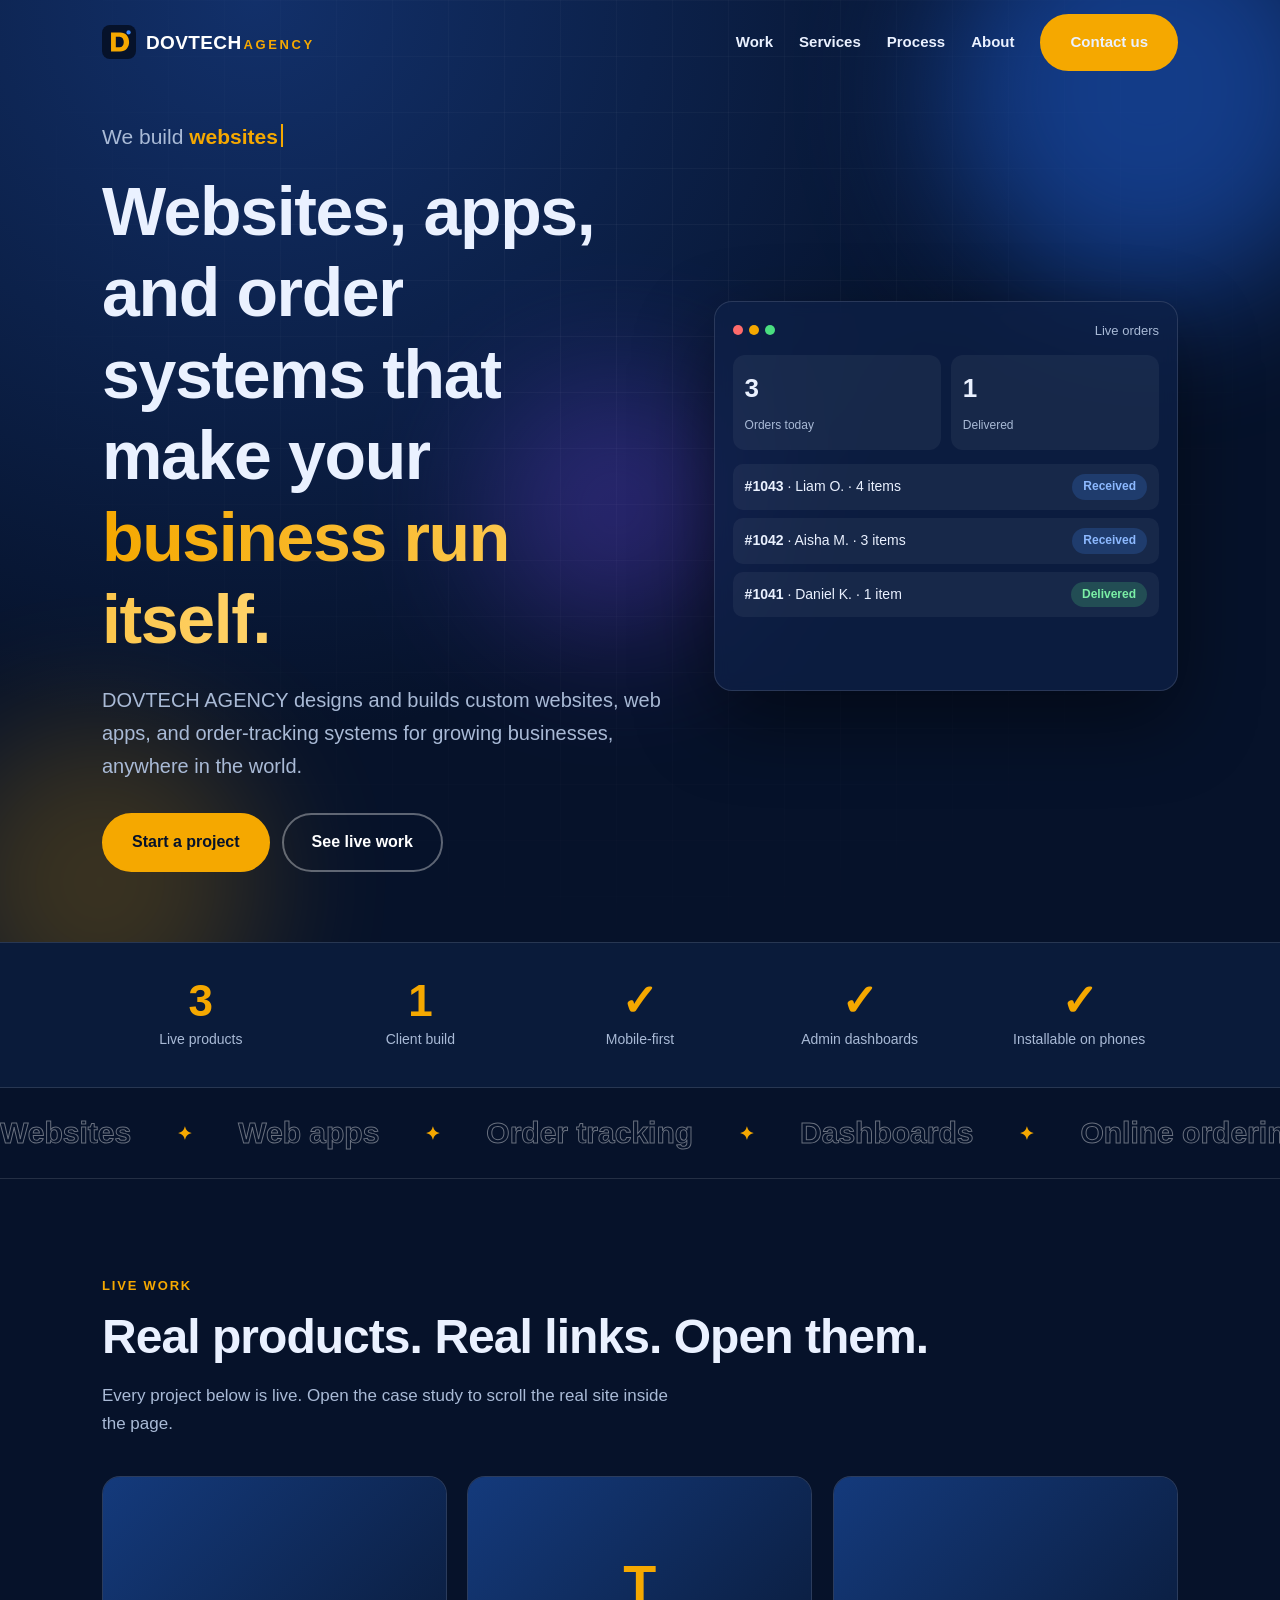
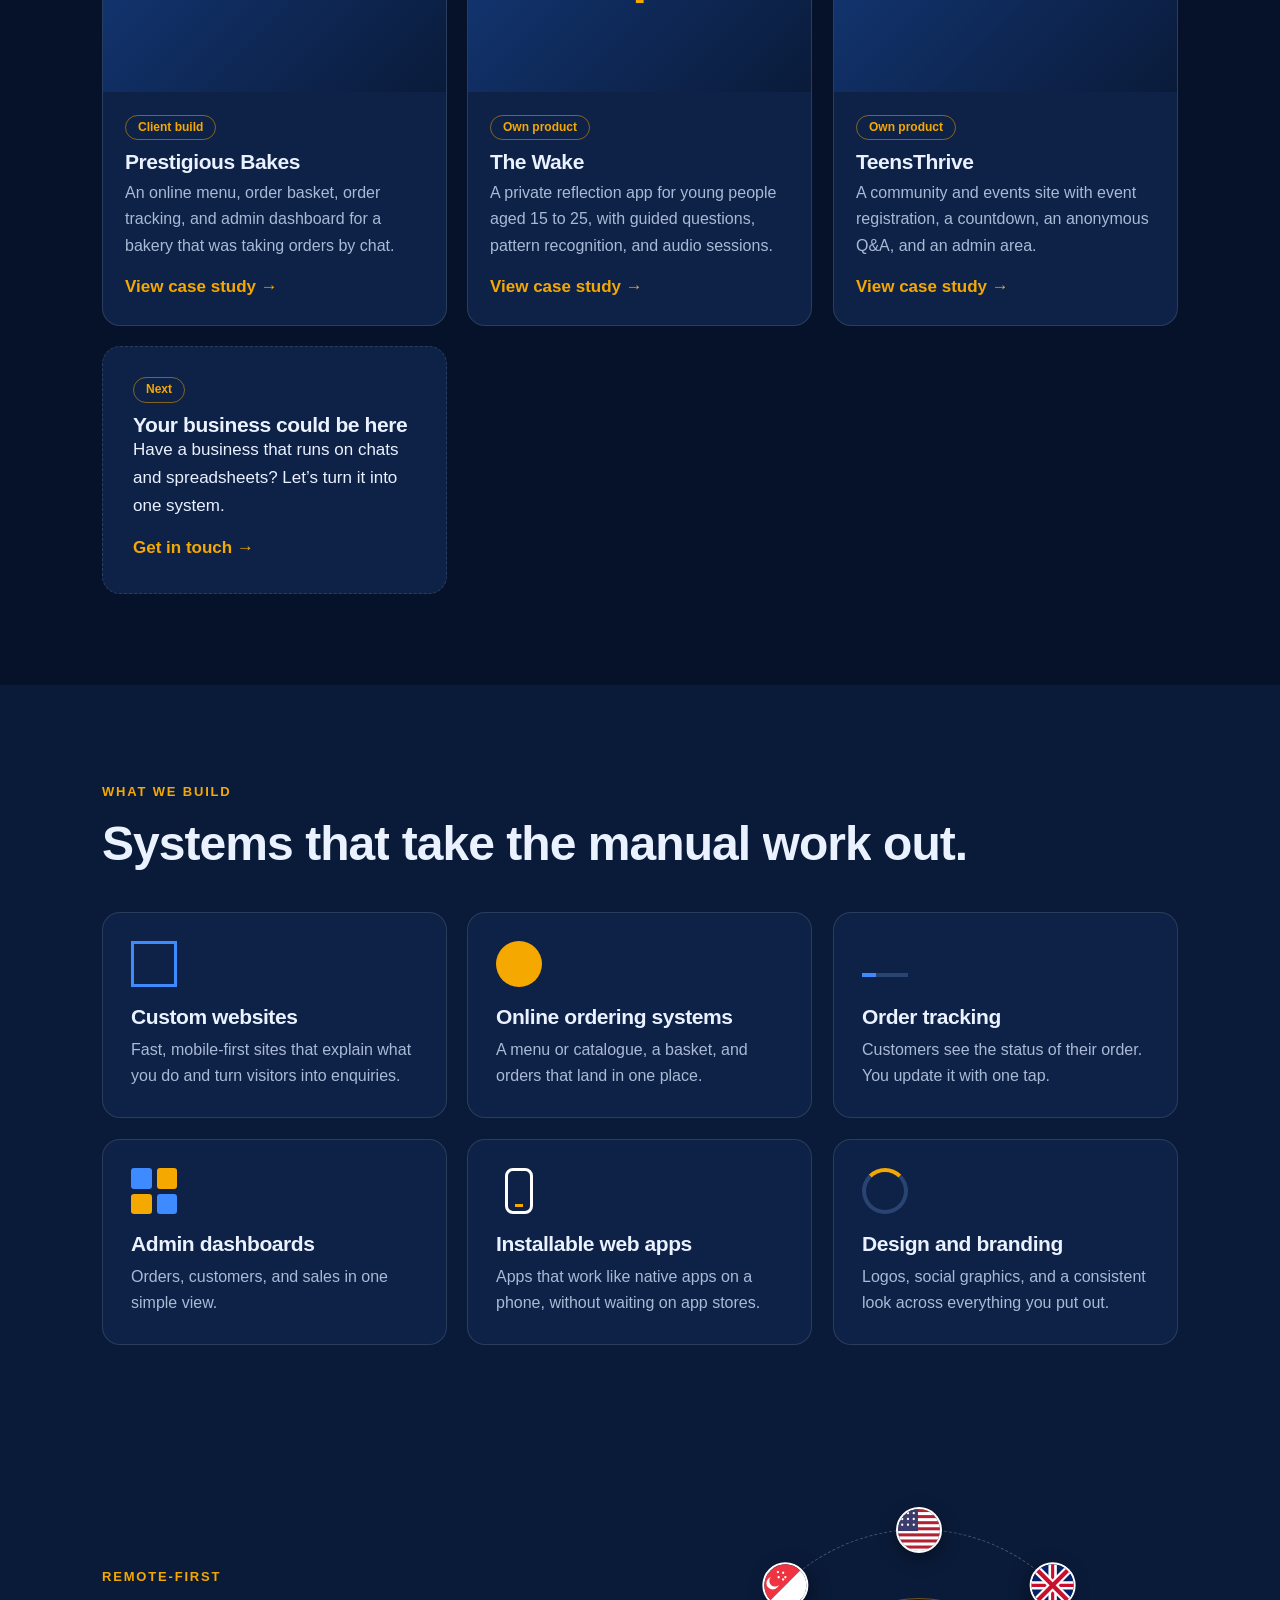
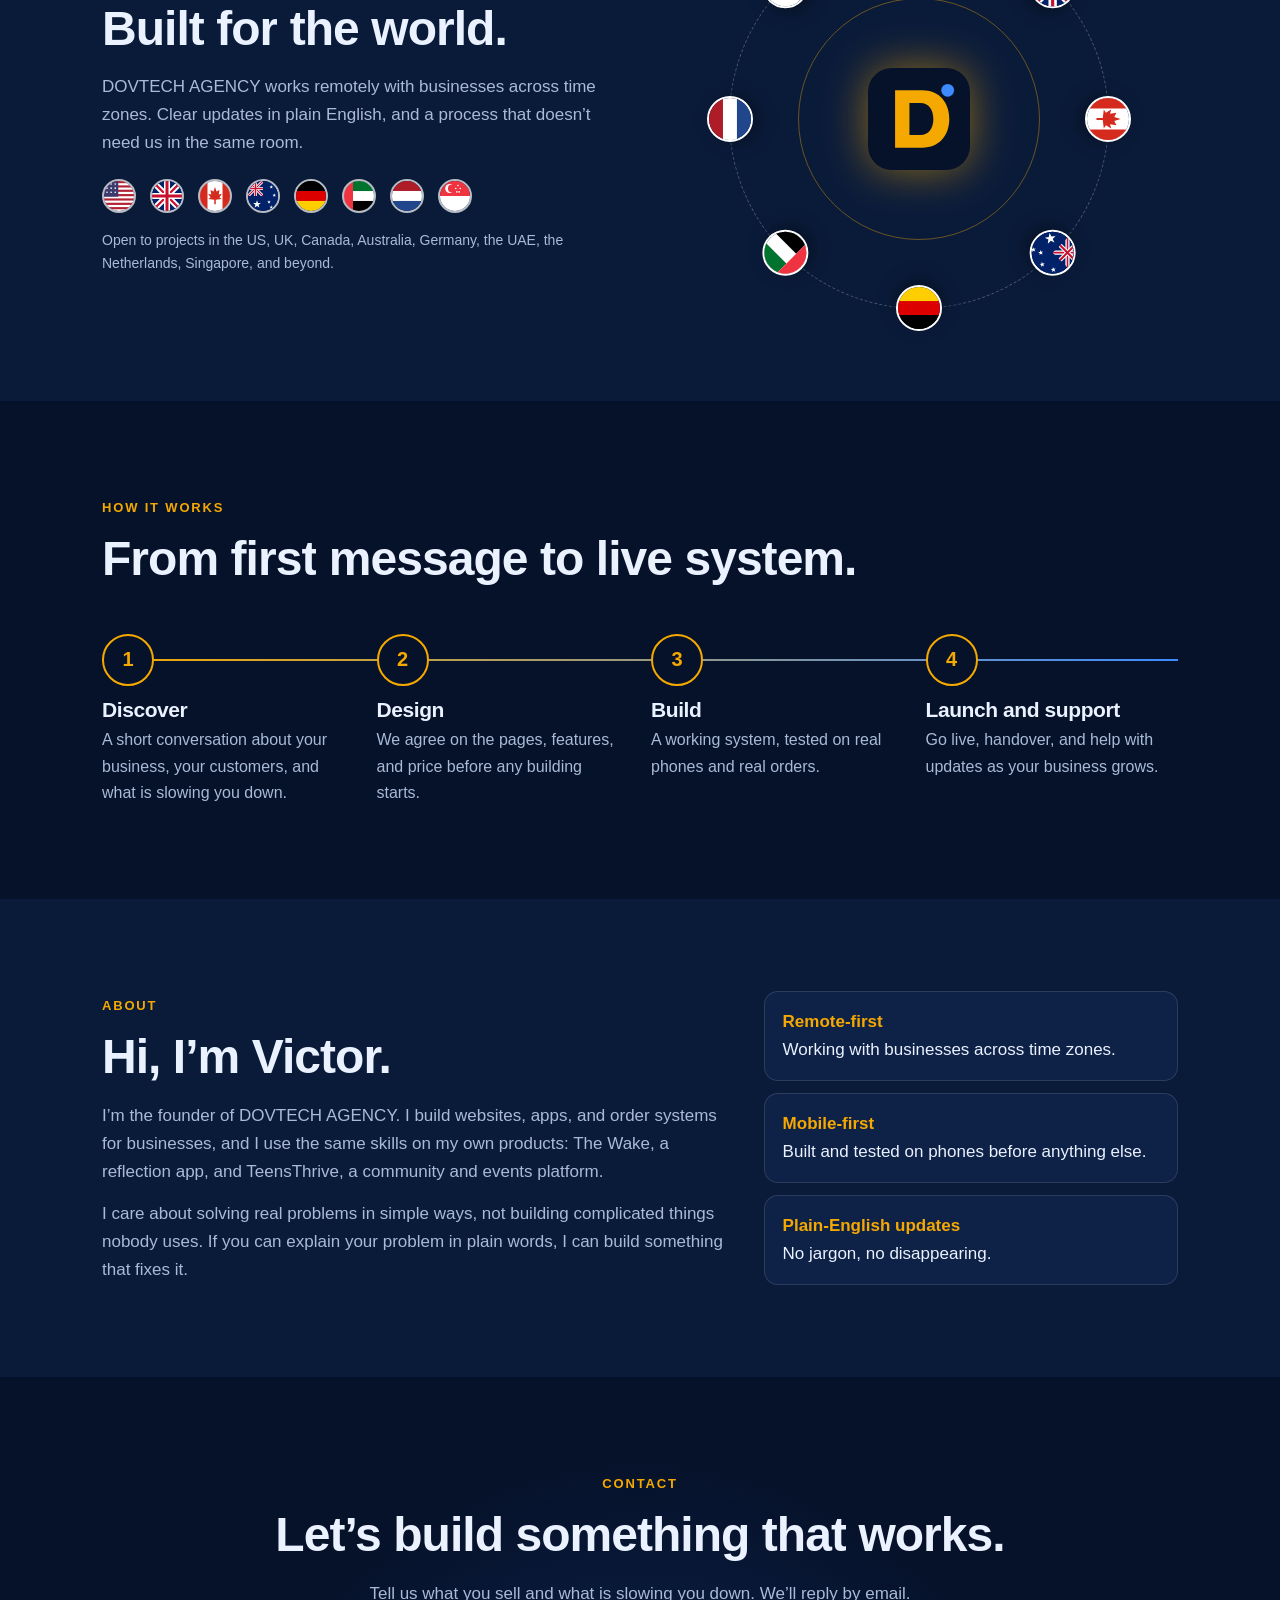
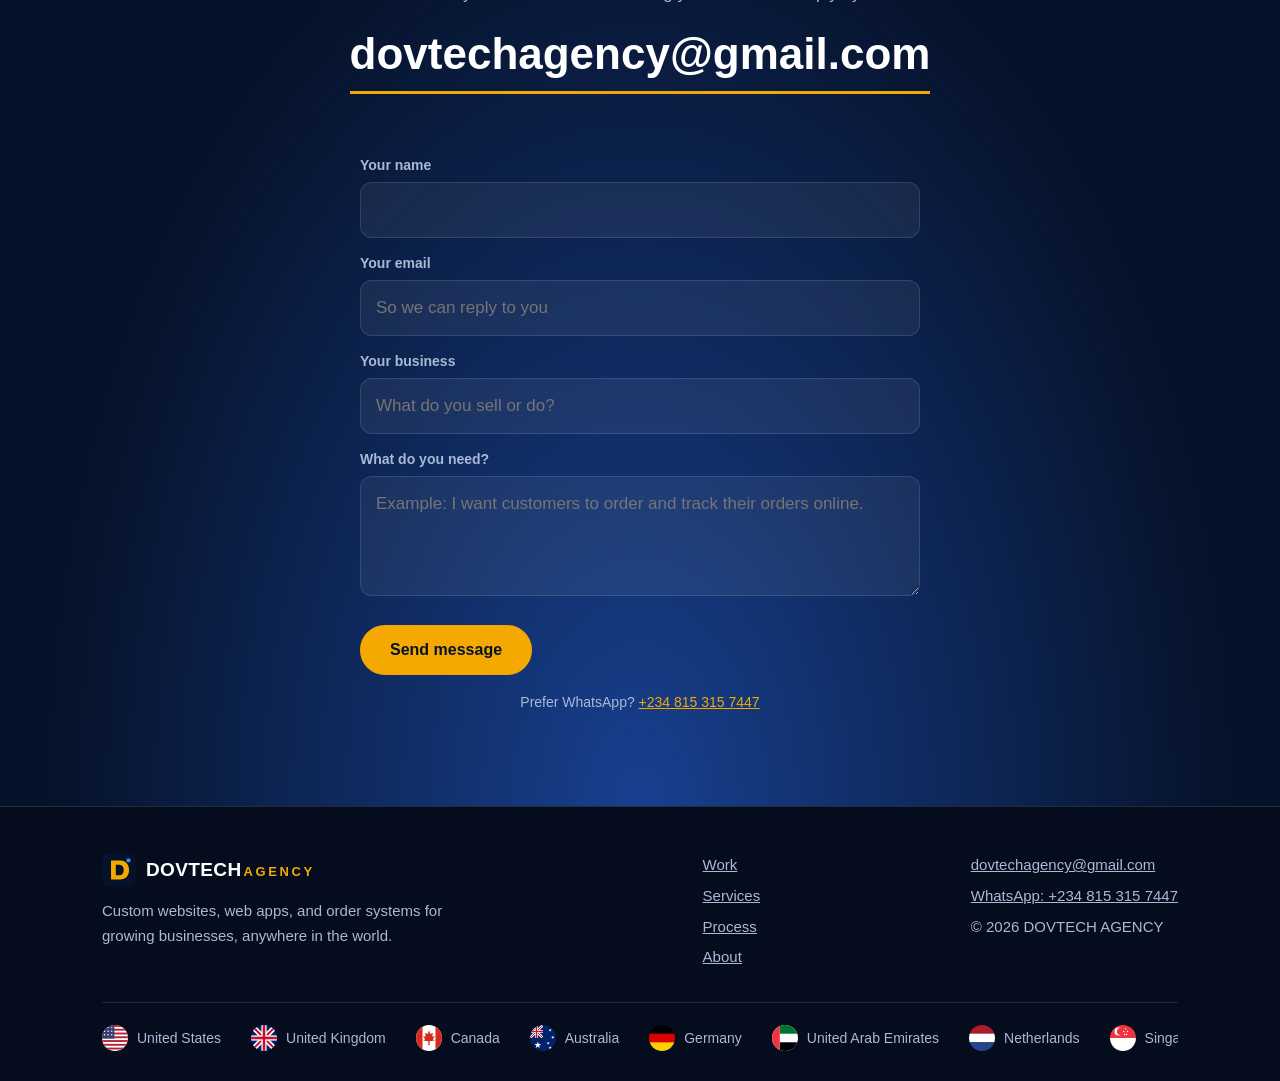
<file: index.html>
<!DOCTYPE html>
<html lang="en">
<head>
<meta charset="utf-8">
<meta name="viewport" content="width=device-width, initial-scale=1">
<title>DOVTECH AGENCY | Custom Websites, Web Apps & Order Systems</title>
<meta name="description" content="DOVTECH AGENCY designs and builds custom websites, web apps, and order-tracking systems for growing businesses anywhere in the world. See live work and get in touch.">
<meta name="theme-color" content="#06122A">
<meta name="google-site-verification" content="a5wgyyHtYnLs37bjp0iJgOazfH3MUOLBZ3CkOqVMzBY" />
<meta name="robots" content="index, follow, max-image-preview:large">
<link rel="canonical" href="https://dovtech.vercel.app/">
<link rel="icon" href="favicon.svg" type="image/svg+xml">
<link rel="icon" href="favicon.ico" sizes="any">
<link rel="apple-touch-icon" href="apple-touch-icon.png">
<link rel="manifest" href="site.webmanifest">
<meta property="og:type" content="website">
<meta property="og:site_name" content="DOVTECH AGENCY">
<meta property="og:title" content="DOVTECH AGENCY | Custom Websites, Web Apps & Order Systems">
<meta property="og:description" content="DOVTECH AGENCY designs and builds custom websites, web apps, and order-tracking systems for growing businesses anywhere in the world. See live work and get in touch.">
<meta property="og:url" content="https://dovtech.vercel.app/">
<meta property="og:image" content="https://dovtech.vercel.app/og-image.png">
<meta name="twitter:card" content="summary_large_image">
<meta name="twitter:title" content="DOVTECH AGENCY | Custom Websites, Web Apps & Order Systems">
<meta name="twitter:description" content="DOVTECH AGENCY designs and builds custom websites, web apps, and order-tracking systems for growing businesses anywhere in the world. See live work and get in touch.">
<meta name="twitter:image" content="https://dovtech.vercel.app/og-image.png">
<link rel="stylesheet" href="css/style.css">
<script type="application/ld+json">{"@context":"https://schema.org","@type":"ProfessionalService","name":"DOVTECH AGENCY","url":"https://dovtech.vercel.app/","logo":"https://dovtech.vercel.app/icon-512.png","image":"https://dovtech.vercel.app/og-image.png","email":"dovtechagency@gmail.com","description":"DOVTECH AGENCY designs and builds custom websites, web apps, and order-tracking systems for growing businesses worldwide.","founder":{"@type":"Person","name":"Victor Olubodun"},"areaServed":"Worldwide","serviceType":["Custom website design","Web application development","Online ordering systems","Order tracking systems","Admin dashboards"]}</script>
</head>
<body>
<div id="bar"></div><div id="glow"></div>
<header><div class="wrap"><nav aria-label="Main">
<a class="logo" href="./" aria-label="DOVTECH AGENCY home"><img src="favicon.svg" alt="" width="34" height="34"><span>DOVTECH<small>AGENCY</small></span></a>
<button class="burger" aria-label="Menu" aria-expanded="false"><i></i><i></i><i></i></button>
<div class="links"><a href="index.html#work">Work</a><a href="index.html#services">Services</a><a href="index.html#process">Process</a><a href="index.html#about">About</a><a class="btn" href="index.html#contact">Contact us</a></div>
</nav></div></header>

<main>
<section class="hero" id="top"><span class="blob b1"></span><span class="blob b2"></span><span class="blob b3"></span>
<div class="wrap heroGrid">
<div>
<p class="typed">We build <b id="typed">websites</b><i></i></p>
<h1 data-split>Websites, apps, and order systems that make your <em>business run itself.</em></h1>
<p class="sub">DOVTECH AGENCY designs and builds custom websites, web apps, and order-tracking systems for growing businesses, anywhere in the world.</p>
<div class="cta-row"><a class="btn" href="#contact">Start a project</a><a class="btn ghost" href="#work">See live work</a></div>
</div>
<div class="dash" aria-label="Example of an order dashboard">
<div class="top"><span class="dots"><i></i><i></i><i></i></span><span>Live orders</span></div>
<div class="stats"><div class="stat"><b id="sOrders">0</b><span>Orders today</span></div><div class="stat"><b id="sDone">0</b><span>Delivered</span></div></div>
<div class="rows" id="rows"></div>
</div>
</div>
</section>

<div class="proof"><div class="wrap pgrid">
<div><b data-count="3">0</b><span>Live products</span></div>
<div><b data-count="1">0</b><span>Client build</span></div>
<div><b>✓</b><span>Mobile-first</span></div>
<div><b>✓</b><span>Admin dashboards</span></div>
<div><b>✓</b><span>Installable on phones</span></div>
</div></div>
<div class="ticker" aria-hidden="true"><div class="track"><span>Websites</span><span>Web apps</span><span>Order tracking</span><span>Dashboards</span><span>Online ordering</span><span>Branding</span><span>Websites</span><span>Web apps</span><span>Order tracking</span><span>Dashboards</span><span>Online ordering</span><span>Branding</span></div></div>

<section id="work"><div class="wrap">
<span class="kick">Live work</span>
<h2 data-split>Real products. Real links. Open them.</h2>
<p class="mut" style="max-width:34em">Every project below is live. Open the case study to scroll the real site inside the page.</p>
<div class="grid"><a class="card rv" href="work/prestigious-bakes.html"><div class="cov"><img src="https://prestigious-bakes.vercel.app/og.jpg" alt="Prestigious Bakes preview" loading="lazy" onerror="this.remove()"></div><div class="cbody"><span class="tag">Client build</span><h3>Prestigious Bakes</h3><p>An online menu, order basket, order tracking, and admin dashboard for a bakery that was taking orders by chat.</p><span class="more">View case study</span></div></a><a class="card rv" href="work/the-wake.html"><div class="cov ph" aria-hidden="true">T</div><div class="cbody"><span class="tag">Own product</span><h3>The Wake</h3><p>A private reflection app for young people aged 15 to 25, with guided questions, pattern recognition, and audio sessions.</p><span class="more">View case study</span></div></a><a class="card rv" href="work/teensthrive.html"><div class="cov"><img src="https://teensthrive.lovable.app/assets/hero-teens-BxR_VJUf.jpg" alt="TeensThrive preview" loading="lazy" onerror="this.remove()"></div><div class="cbody"><span class="tag">Own product</span><h3>TeensThrive</h3><p>A community and events site with event registration, a countdown, an anonymous Q&A, and an admin area.</p><span class="more">View case study</span></div></a><a class="card next rv" href="#contact"><span class="tag">Next</span><h3>Your business could be here</h3><p>Have a business that runs on chats and spreadsheets? Let’s turn it into one system.</p><span class="more">Get in touch</span></a></div>
</div></section>

<section id="services" style="background:var(--bg2)"><div class="wrap">
<span class="kick">What we build</span>
<h2 data-split>Systems that take the manual work out.</h2>
<div class="grid"><div class="card svc rv"><div class="ico i1"></div><h3>Custom websites</h3><p>Fast, mobile-first sites that explain what you do and turn visitors into enquiries.</p></div><div class="card svc rv"><div class="ico i2"></div><h3>Online ordering systems</h3><p>A menu or catalogue, a basket, and orders that land in one place.</p></div><div class="card svc rv"><div class="ico i3"></div><h3>Order tracking</h3><p>Customers see the status of their order. You update it with one tap.</p></div><div class="card svc rv"><div class="ico i4"><i></i><i></i><i></i><i></i></div><h3>Admin dashboards</h3><p>Orders, customers, and sales in one simple view.</p></div><div class="card svc rv"><div class="ico i5"></div><h3>Installable web apps</h3><p>Apps that work like native apps on a phone, without waiting on app stores.</p></div><div class="card svc rv"><div class="ico i6"></div><h3>Design and branding</h3><p>Logos, social graphics, and a consistent look across everything you put out.</p></div></div>
</div></section>

<section class="world" id="world"><div class="wrap wgrid">
<div>
<span class="kick">Remote-first</span>
<h2 data-split>Built for the world.</h2>
<p class="mut">DOVTECH AGENCY works remotely with businesses across time zones. Clear updates in plain English, and a process that doesn’t need us in the same room.</p>
<div class="flags"><img src="images/flags/us.svg" alt="Flag of United States" width="34" height="34" loading="lazy"><img src="images/flags/gb.svg" alt="Flag of United Kingdom" width="34" height="34" loading="lazy"><img src="images/flags/ca.svg" alt="Flag of Canada" width="34" height="34" loading="lazy"><img src="images/flags/au.svg" alt="Flag of Australia" width="34" height="34" loading="lazy"><img src="images/flags/de.svg" alt="Flag of Germany" width="34" height="34" loading="lazy"><img src="images/flags/ae.svg" alt="Flag of United Arab Emirates" width="34" height="34" loading="lazy"><img src="images/flags/nl.svg" alt="Flag of Netherlands" width="34" height="34" loading="lazy"><img src="images/flags/sg.svg" alt="Flag of Singapore" width="34" height="34" loading="lazy"></div>
<p class="small">Open to projects in the US, UK, Canada, Australia, Germany, the UAE, the Netherlands, Singapore, and beyond.</p>
</div>
<div class="orbit" aria-hidden="true"><div class="f" style="--a:0deg"><img src="images/flags/us.svg" alt="Flag of United States" width="40" height="40" loading="lazy"></div><div class="f" style="--a:45deg"><img src="images/flags/gb.svg" alt="Flag of United Kingdom" width="40" height="40" loading="lazy"></div><div class="f" style="--a:90deg"><img src="images/flags/ca.svg" alt="Flag of Canada" width="40" height="40" loading="lazy"></div><div class="f" style="--a:135deg"><img src="images/flags/au.svg" alt="Flag of Australia" width="40" height="40" loading="lazy"></div><div class="f" style="--a:180deg"><img src="images/flags/de.svg" alt="Flag of Germany" width="40" height="40" loading="lazy"></div><div class="f" style="--a:225deg"><img src="images/flags/ae.svg" alt="Flag of United Arab Emirates" width="40" height="40" loading="lazy"></div><div class="f" style="--a:270deg"><img src="images/flags/nl.svg" alt="Flag of Netherlands" width="40" height="40" loading="lazy"></div><div class="f" style="--a:315deg"><img src="images/flags/sg.svg" alt="Flag of Singapore" width="40" height="40" loading="lazy"></div><div class="core"><img src="favicon.svg" alt=""></div></div>
</div></section>

<section id="process"><div class="wrap">
<span class="kick">How it works</span>
<h2 data-split>From first message to live system.</h2>
<div class="steps"><span class="rail"></span>
<div class="step"><span class="n">1</span><h3>Discover</h3><p>A short conversation about your business, your customers, and what is slowing you down.</p></div>
<div class="step"><span class="n">2</span><h3>Design</h3><p>We agree on the pages, features, and price before any building starts.</p></div>
<div class="step"><span class="n">3</span><h3>Build</h3><p>A working system, tested on real phones and real orders.</p></div>
<div class="step"><span class="n">4</span><h3>Launch and support</h3><p>Go live, handover, and help with updates as your business grows.</p></div>
</div>
</div></section>

<section id="about" style="background:var(--bg2)"><div class="wrap about">
<div>
<span class="kick">About</span>
<h2 data-split>Hi, I’m Victor.</h2>
<p class="mut rv">I’m the founder of DOVTECH AGENCY. I build websites, apps, and order systems for businesses, and I use the same skills on my own products: The Wake, a reflection app, and TeensThrive, a community and events platform.</p>
<p class="mut rv" style="margin-top:14px">I care about solving real problems in simple ways, not building complicated things nobody uses. If you can explain your problem in plain words, I can build something that fixes it.</p>
</div>
<div class="facts rv">
<div class="fact"><b>Remote-first</b><br>Working with businesses across time zones.</div>
<div class="fact"><b>Mobile-first</b><br>Built and tested on phones before anything else.</div>
<div class="fact"><b>Plain-English updates</b><br>No jargon, no disappearing.</div>
</div>
</div></section>

<section class="contact" id="contact"><div class="wrap">
<span class="kick">Contact</span>
<h2 data-split>Let’s build something that works.</h2>
<p class="mut">Tell us what you sell and what is slowing you down. We’ll reply by email.</p>
<a class="mail" href="mailto:dovtechagency@gmail.com">dovtechagency@gmail.com</a>
<form id="f"><label for="n">Your name</label><input id="n" required autocomplete="name"><label for="e">Your email</label><input id="e" type="email" required autocomplete="email" placeholder="So we can reply to you"><label for="b">Your business</label><input id="b" placeholder="What do you sell or do?"><label for="m">What do you need?</label><textarea id="m" required placeholder="Example: I want customers to order and track their orders online."></textarea><p style="margin-top:20px"><button class="btn" type="submit">Send message</button></p><input id="h" name="_honey" type="text" tabindex="-1" autocomplete="off" style="position:absolute;left:-9999px" aria-hidden="true"><p id="fs" role="status" style="margin-top:14px;font-weight:600"></p></form>
<p class="small">Prefer WhatsApp? <a href="https://wa.me/2348153157447" target="_blank" rel="noopener">+234 815 315 7447</a></p>
</div></section>
</main>
<footer><div class="wrap">
<div class="fgrid">
<div><a class="logo" href="index.html"><img src="favicon.svg" alt="" width="34" height="34"><span>DOVTECH<small>AGENCY</small></span></a><p style="margin-top:12px;max-width:26em">Custom websites, web apps, and order systems for growing businesses, anywhere in the world.</p></div>
<div class="links2"><a href="index.html#work">Work</a><a href="index.html#services">Services</a><a href="index.html#process">Process</a><a href="index.html#about">About</a></div>
<div class="links2"><a href="mailto:dovtechagency@gmail.com">dovtechagency@gmail.com</a><a href="https://wa.me/2348153157447" target="_blank" rel="noopener">WhatsApp: +234 815 315 7447</a><p>© 2026 DOVTECH AGENCY</p></div>
</div>
<div class="fflags" aria-label="Open to projects worldwide"><div class="ftrack"><span><img src="images/flags/us.svg" alt="" width="26" height="26" loading="lazy">United States</span><span><img src="images/flags/gb.svg" alt="" width="26" height="26" loading="lazy">United Kingdom</span><span><img src="images/flags/ca.svg" alt="" width="26" height="26" loading="lazy">Canada</span><span><img src="images/flags/au.svg" alt="" width="26" height="26" loading="lazy">Australia</span><span><img src="images/flags/de.svg" alt="" width="26" height="26" loading="lazy">Germany</span><span><img src="images/flags/ae.svg" alt="" width="26" height="26" loading="lazy">United Arab Emirates</span><span><img src="images/flags/nl.svg" alt="" width="26" height="26" loading="lazy">Netherlands</span><span><img src="images/flags/sg.svg" alt="" width="26" height="26" loading="lazy">Singapore</span><span><img src="images/flags/us.svg" alt="" width="26" height="26" loading="lazy">United States</span><span><img src="images/flags/gb.svg" alt="" width="26" height="26" loading="lazy">United Kingdom</span><span><img src="images/flags/ca.svg" alt="" width="26" height="26" loading="lazy">Canada</span><span><img src="images/flags/au.svg" alt="" width="26" height="26" loading="lazy">Australia</span><span><img src="images/flags/de.svg" alt="" width="26" height="26" loading="lazy">Germany</span><span><img src="images/flags/ae.svg" alt="" width="26" height="26" loading="lazy">United Arab Emirates</span><span><img src="images/flags/nl.svg" alt="" width="26" height="26" loading="lazy">Netherlands</span><span><img src="images/flags/sg.svg" alt="" width="26" height="26" loading="lazy">Singapore</span></div></div>
</div></footer>
<script src="js/main.js"></script>
</body></html>
</file>
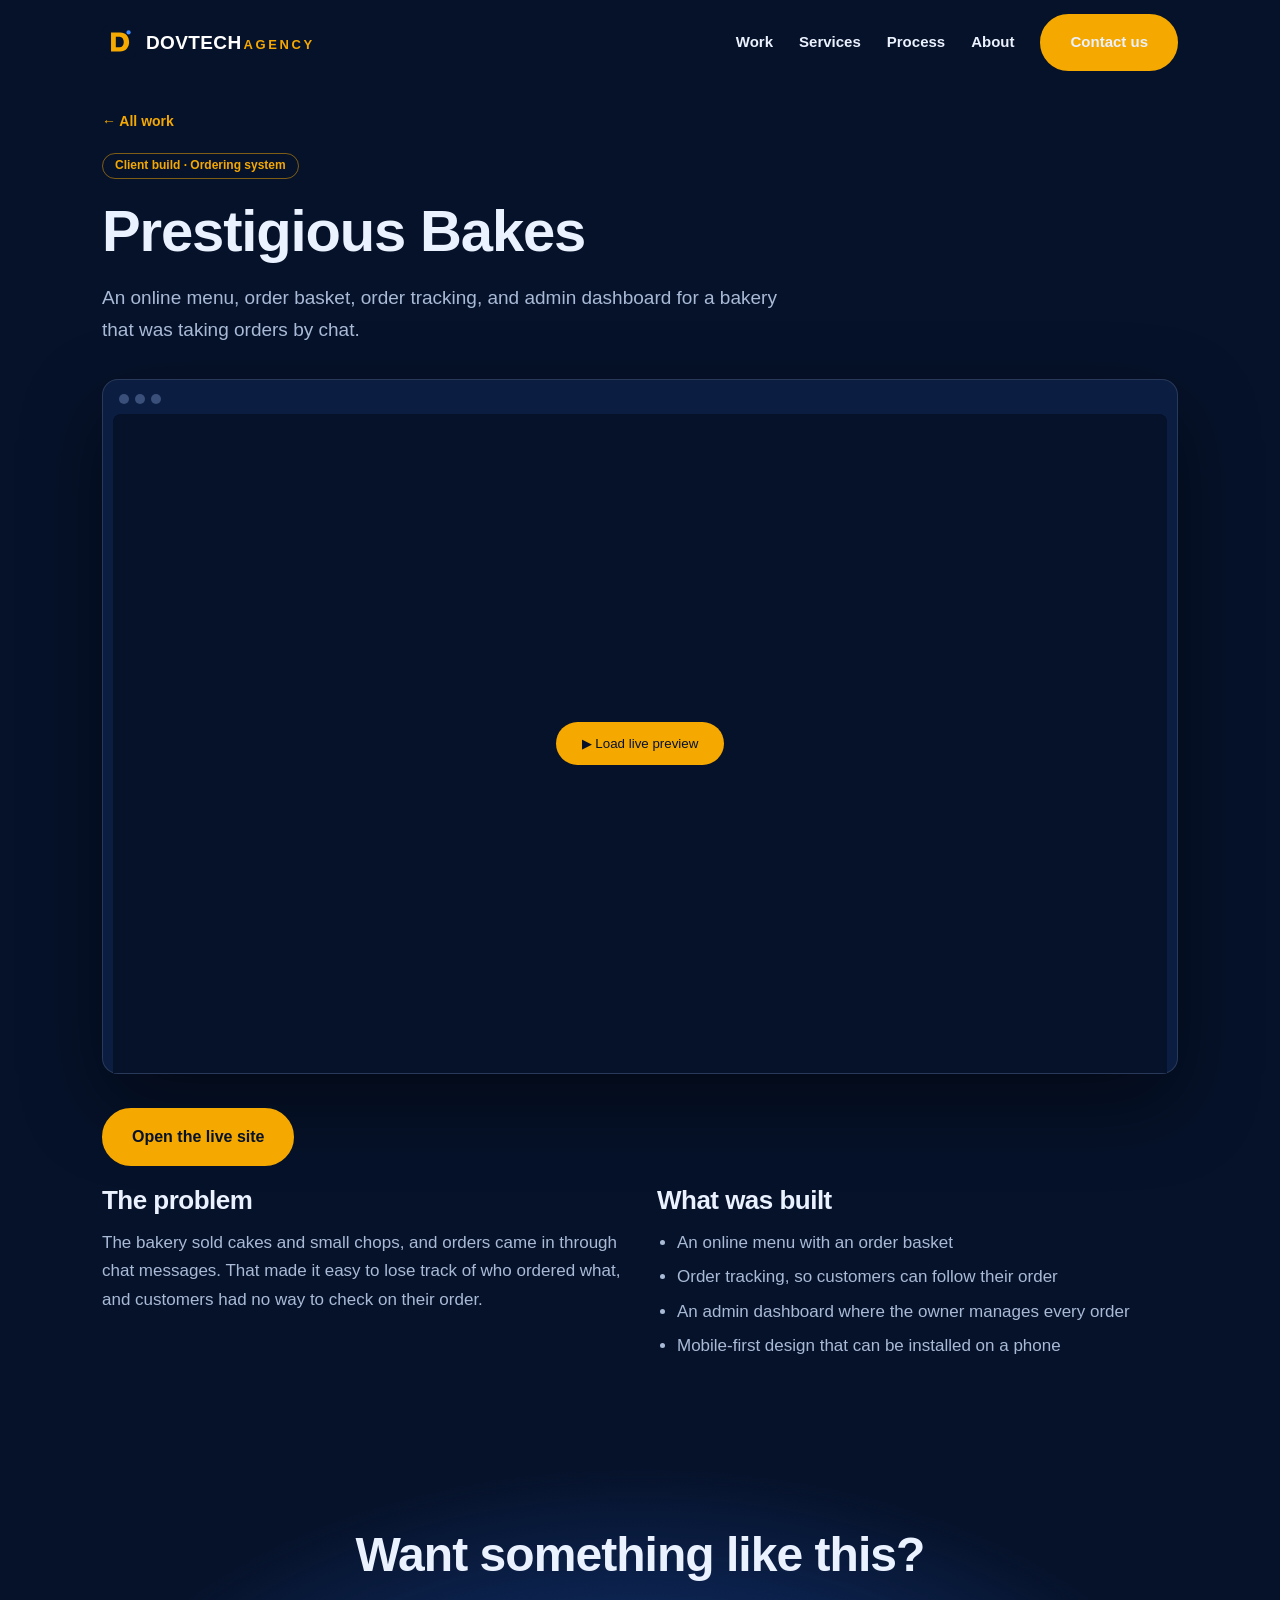
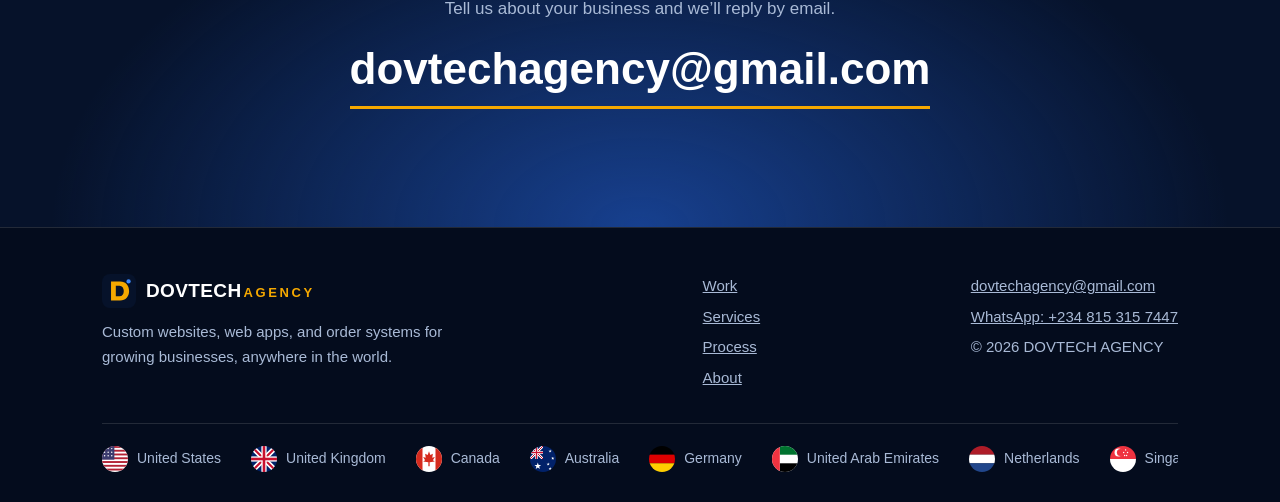
<file: work/prestigious-bakes.html>
<!DOCTYPE html>
<html lang="en">
<head>
<meta charset="utf-8">
<meta name="viewport" content="width=device-width, initial-scale=1">
<title>Prestigious Bakes Case Study | DOVTECH AGENCY</title>
<meta name="description" content="An online menu, order basket, order tracking, and admin dashboard for a bakery that was taking orders by chat. A DOVTECH AGENCY project.">
<meta name="theme-color" content="#06122A">
<meta name="robots" content="index, follow, max-image-preview:large">
<link rel="canonical" href="https://dovtech.vercel.app/work/prestigious-bakes.html">
<link rel="icon" href="../favicon.svg" type="image/svg+xml">
<link rel="icon" href="../favicon.ico" sizes="any">
<link rel="apple-touch-icon" href="../apple-touch-icon.png">
<link rel="manifest" href="../site.webmanifest">
<meta property="og:type" content="website">
<meta property="og:site_name" content="DOVTECH AGENCY">
<meta property="og:title" content="Prestigious Bakes Case Study | DOVTECH AGENCY">
<meta property="og:description" content="An online menu, order basket, order tracking, and admin dashboard for a bakery that was taking orders by chat. A DOVTECH AGENCY project.">
<meta property="og:url" content="https://dovtech.vercel.app/work/prestigious-bakes.html">
<meta property="og:image" content="https://dovtech.vercel.app/og-image.png">
<meta name="twitter:card" content="summary_large_image">
<meta name="twitter:title" content="Prestigious Bakes Case Study | DOVTECH AGENCY">
<meta name="twitter:description" content="An online menu, order basket, order tracking, and admin dashboard for a bakery that was taking orders by chat. A DOVTECH AGENCY project.">
<meta name="twitter:image" content="https://dovtech.vercel.app/og-image.png">
<link rel="stylesheet" href="../css/style.css">
<script type="application/ld+json">{"@context":"https://schema.org","@type":"CreativeWork","name":"Prestigious Bakes","description":"An online menu, order basket, order tracking, and admin dashboard for a bakery that was taking orders by chat.","url":"https://prestigious-bakes.vercel.app","creator":{"@type":"Organization","name":"DOVTECH AGENCY","url":"https://dovtech.vercel.app/"}}</script>
</head>
<body>
<div id="bar"></div><div id="glow"></div>
<header><div class="wrap"><nav aria-label="Main">
<a class="logo" href="../index.html" aria-label="DOVTECH AGENCY home"><img src="../favicon.svg" alt="" width="34" height="34"><span>DOVTECH<small>AGENCY</small></span></a>
<button class="burger" aria-label="Menu" aria-expanded="false"><i></i><i></i><i></i></button>
<div class="links"><a href="../index.html#work">Work</a><a href="../index.html#services">Services</a><a href="../index.html#process">Process</a><a href="../index.html#about">About</a><a class="btn" href="../index.html#contact">Contact us</a></div>
</nav></div></header>

<main class="case"><div class="wrap">
<p class="crumb"><a href="../index.html#work">← All work</a></p>
<span class="tag" style="margin-top:20px">Client build · Ordering system</span>
<h1 data-split>Prestigious Bakes</h1>
<p class="mut" style="max-width:36em;font-size:19px">An online menu, order basket, order tracking, and admin dashboard for a bakery that was taking orders by chat.</p>
<div class="laptop"><div class="bar"><i></i><i></i><i></i></div>
<div class="screen"><img src="https://prestigious-bakes.vercel.app/og.jpg" alt="Prestigious Bakes preview" onerror="this.remove()"><button class="play" data-src="https://prestigious-bakes.vercel.app" data-title="Prestigious Bakes live preview"><span>▶ Load live preview</span></button></div></div>
<p><a class="btn" href="https://prestigious-bakes.vercel.app" target="_blank" rel="noopener">Open the live site</a></p>
<div class="cols">
<div class="rv"><h2>The problem</h2><p>The bakery sold cakes and small chops, and orders came in through chat messages. That made it easy to lose track of who ordered what, and customers had no way to check on their order.</p></div>
<div class="rv"><h2>What was built</h2><ul><li>An online menu with an order basket</li><li>Order tracking, so customers can follow their order</li><li>An admin dashboard where the owner manages every order</li><li>Mobile-first design that can be installed on a phone</li></ul></div>
</div>
</div>
<section class="contact" style="margin-top:70px"><div class="wrap"><h2>Want something like this?</h2><p class="mut">Tell us about your business and we’ll reply by email.</p><a class="mail" href="mailto:dovtechagency@gmail.com">dovtechagency@gmail.com</a></div></section>
</main>
<footer><div class="wrap">
<div class="fgrid">
<div><a class="logo" href="../index.html"><img src="../favicon.svg" alt="" width="34" height="34"><span>DOVTECH<small>AGENCY</small></span></a><p style="margin-top:12px;max-width:26em">Custom websites, web apps, and order systems for growing businesses, anywhere in the world.</p></div>
<div class="links2"><a href="../index.html#work">Work</a><a href="../index.html#services">Services</a><a href="../index.html#process">Process</a><a href="../index.html#about">About</a></div>
<div class="links2"><a href="mailto:dovtechagency@gmail.com">dovtechagency@gmail.com</a><a href="https://wa.me/2348153157447" target="_blank" rel="noopener">WhatsApp: +234 815 315 7447</a><p>© 2026 DOVTECH AGENCY</p></div>
</div>
<div class="fflags" aria-label="Open to projects worldwide"><div class="ftrack"><span><img src="../images/flags/us.svg" alt="" width="26" height="26" loading="lazy">United States</span><span><img src="../images/flags/gb.svg" alt="" width="26" height="26" loading="lazy">United Kingdom</span><span><img src="../images/flags/ca.svg" alt="" width="26" height="26" loading="lazy">Canada</span><span><img src="../images/flags/au.svg" alt="" width="26" height="26" loading="lazy">Australia</span><span><img src="../images/flags/de.svg" alt="" width="26" height="26" loading="lazy">Germany</span><span><img src="../images/flags/ae.svg" alt="" width="26" height="26" loading="lazy">United Arab Emirates</span><span><img src="../images/flags/nl.svg" alt="" width="26" height="26" loading="lazy">Netherlands</span><span><img src="../images/flags/sg.svg" alt="" width="26" height="26" loading="lazy">Singapore</span><span><img src="../images/flags/us.svg" alt="" width="26" height="26" loading="lazy">United States</span><span><img src="../images/flags/gb.svg" alt="" width="26" height="26" loading="lazy">United Kingdom</span><span><img src="../images/flags/ca.svg" alt="" width="26" height="26" loading="lazy">Canada</span><span><img src="../images/flags/au.svg" alt="" width="26" height="26" loading="lazy">Australia</span><span><img src="../images/flags/de.svg" alt="" width="26" height="26" loading="lazy">Germany</span><span><img src="../images/flags/ae.svg" alt="" width="26" height="26" loading="lazy">United Arab Emirates</span><span><img src="../images/flags/nl.svg" alt="" width="26" height="26" loading="lazy">Netherlands</span><span><img src="../images/flags/sg.svg" alt="" width="26" height="26" loading="lazy">Singapore</span></div></div>
</div></footer>
<script src="../js/main.js"></script>
</body></html>
</file>
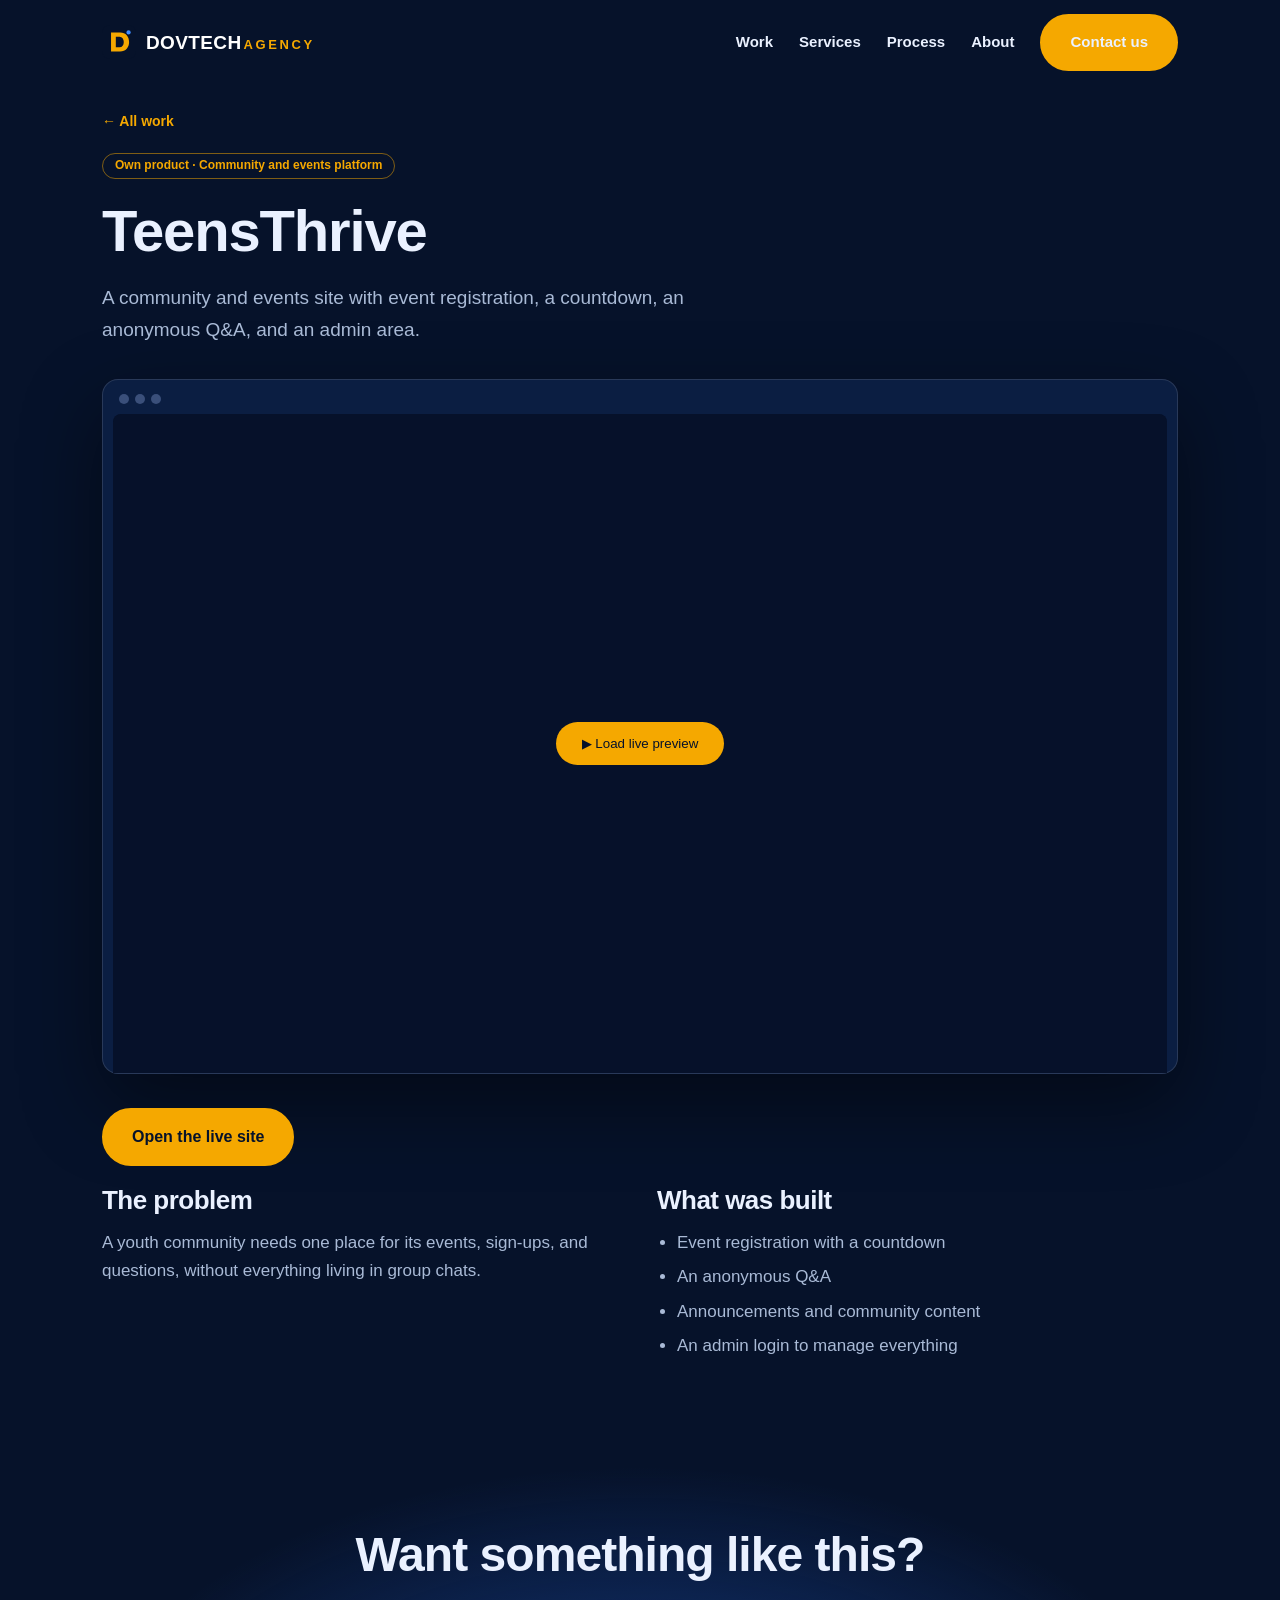
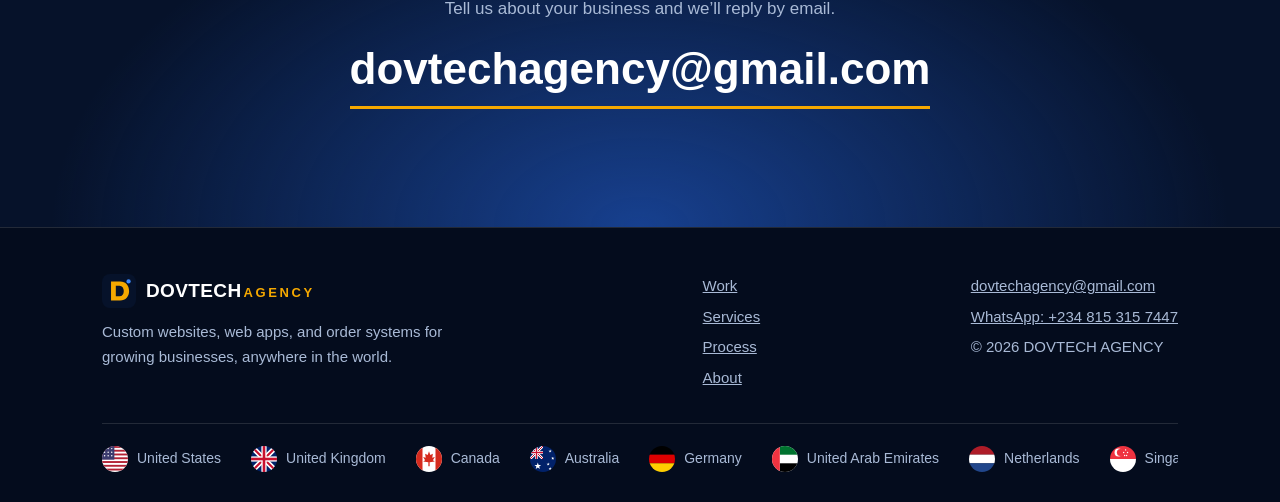
<file: work/teensthrive.html>
<!DOCTYPE html>
<html lang="en">
<head>
<meta charset="utf-8">
<meta name="viewport" content="width=device-width, initial-scale=1">
<title>TeensThrive Case Study | DOVTECH AGENCY</title>
<meta name="description" content="A community and events site with event registration, a countdown, an anonymous Q&A, and an admin area. A DOVTECH AGENCY project.">
<meta name="theme-color" content="#06122A">
<meta name="robots" content="index, follow, max-image-preview:large">
<link rel="canonical" href="https://dovtech.vercel.app/work/teensthrive.html">
<link rel="icon" href="../favicon.svg" type="image/svg+xml">
<link rel="icon" href="../favicon.ico" sizes="any">
<link rel="apple-touch-icon" href="../apple-touch-icon.png">
<link rel="manifest" href="../site.webmanifest">
<meta property="og:type" content="website">
<meta property="og:site_name" content="DOVTECH AGENCY">
<meta property="og:title" content="TeensThrive Case Study | DOVTECH AGENCY">
<meta property="og:description" content="A community and events site with event registration, a countdown, an anonymous Q&A, and an admin area. A DOVTECH AGENCY project.">
<meta property="og:url" content="https://dovtech.vercel.app/work/teensthrive.html">
<meta property="og:image" content="https://dovtech.vercel.app/og-image.png">
<meta name="twitter:card" content="summary_large_image">
<meta name="twitter:title" content="TeensThrive Case Study | DOVTECH AGENCY">
<meta name="twitter:description" content="A community and events site with event registration, a countdown, an anonymous Q&A, and an admin area. A DOVTECH AGENCY project.">
<meta name="twitter:image" content="https://dovtech.vercel.app/og-image.png">
<link rel="stylesheet" href="../css/style.css">
<script type="application/ld+json">{"@context":"https://schema.org","@type":"CreativeWork","name":"TeensThrive","description":"A community and events site with event registration, a countdown, an anonymous Q&A, and an admin area.","url":"https://teensthrive.lovable.app","creator":{"@type":"Organization","name":"DOVTECH AGENCY","url":"https://dovtech.vercel.app/"}}</script>
</head>
<body>
<div id="bar"></div><div id="glow"></div>
<header><div class="wrap"><nav aria-label="Main">
<a class="logo" href="../index.html" aria-label="DOVTECH AGENCY home"><img src="../favicon.svg" alt="" width="34" height="34"><span>DOVTECH<small>AGENCY</small></span></a>
<button class="burger" aria-label="Menu" aria-expanded="false"><i></i><i></i><i></i></button>
<div class="links"><a href="../index.html#work">Work</a><a href="../index.html#services">Services</a><a href="../index.html#process">Process</a><a href="../index.html#about">About</a><a class="btn" href="../index.html#contact">Contact us</a></div>
</nav></div></header>

<main class="case"><div class="wrap">
<p class="crumb"><a href="../index.html#work">← All work</a></p>
<span class="tag" style="margin-top:20px">Own product · Community and events platform</span>
<h1 data-split>TeensThrive</h1>
<p class="mut" style="max-width:36em;font-size:19px">A community and events site with event registration, a countdown, an anonymous Q&A, and an admin area.</p>
<div class="laptop"><div class="bar"><i></i><i></i><i></i></div>
<div class="screen"><img src="https://teensthrive.lovable.app/assets/hero-teens-BxR_VJUf.jpg" alt="TeensThrive preview" onerror="this.remove()"><button class="play" data-src="https://teensthrive.lovable.app" data-title="TeensThrive live preview"><span>▶ Load live preview</span></button></div></div>
<p><a class="btn" href="https://teensthrive.lovable.app" target="_blank" rel="noopener">Open the live site</a></p>
<div class="cols">
<div class="rv"><h2>The problem</h2><p>A youth community needs one place for its events, sign-ups, and questions, without everything living in group chats.</p></div>
<div class="rv"><h2>What was built</h2><ul><li>Event registration with a countdown</li><li>An anonymous Q&A</li><li>Announcements and community content</li><li>An admin login to manage everything</li></ul></div>
</div>
</div>
<section class="contact" style="margin-top:70px"><div class="wrap"><h2>Want something like this?</h2><p class="mut">Tell us about your business and we’ll reply by email.</p><a class="mail" href="mailto:dovtechagency@gmail.com">dovtechagency@gmail.com</a></div></section>
</main>
<footer><div class="wrap">
<div class="fgrid">
<div><a class="logo" href="../index.html"><img src="../favicon.svg" alt="" width="34" height="34"><span>DOVTECH<small>AGENCY</small></span></a><p style="margin-top:12px;max-width:26em">Custom websites, web apps, and order systems for growing businesses, anywhere in the world.</p></div>
<div class="links2"><a href="../index.html#work">Work</a><a href="../index.html#services">Services</a><a href="../index.html#process">Process</a><a href="../index.html#about">About</a></div>
<div class="links2"><a href="mailto:dovtechagency@gmail.com">dovtechagency@gmail.com</a><a href="https://wa.me/2348153157447" target="_blank" rel="noopener">WhatsApp: +234 815 315 7447</a><p>© 2026 DOVTECH AGENCY</p></div>
</div>
<div class="fflags" aria-label="Open to projects worldwide"><div class="ftrack"><span><img src="../images/flags/us.svg" alt="" width="26" height="26" loading="lazy">United States</span><span><img src="../images/flags/gb.svg" alt="" width="26" height="26" loading="lazy">United Kingdom</span><span><img src="../images/flags/ca.svg" alt="" width="26" height="26" loading="lazy">Canada</span><span><img src="../images/flags/au.svg" alt="" width="26" height="26" loading="lazy">Australia</span><span><img src="../images/flags/de.svg" alt="" width="26" height="26" loading="lazy">Germany</span><span><img src="../images/flags/ae.svg" alt="" width="26" height="26" loading="lazy">United Arab Emirates</span><span><img src="../images/flags/nl.svg" alt="" width="26" height="26" loading="lazy">Netherlands</span><span><img src="../images/flags/sg.svg" alt="" width="26" height="26" loading="lazy">Singapore</span><span><img src="../images/flags/us.svg" alt="" width="26" height="26" loading="lazy">United States</span><span><img src="../images/flags/gb.svg" alt="" width="26" height="26" loading="lazy">United Kingdom</span><span><img src="../images/flags/ca.svg" alt="" width="26" height="26" loading="lazy">Canada</span><span><img src="../images/flags/au.svg" alt="" width="26" height="26" loading="lazy">Australia</span><span><img src="../images/flags/de.svg" alt="" width="26" height="26" loading="lazy">Germany</span><span><img src="../images/flags/ae.svg" alt="" width="26" height="26" loading="lazy">United Arab Emirates</span><span><img src="../images/flags/nl.svg" alt="" width="26" height="26" loading="lazy">Netherlands</span><span><img src="../images/flags/sg.svg" alt="" width="26" height="26" loading="lazy">Singapore</span></div></div>
</div></footer>
<script src="../js/main.js"></script>
</body></html>
</file>
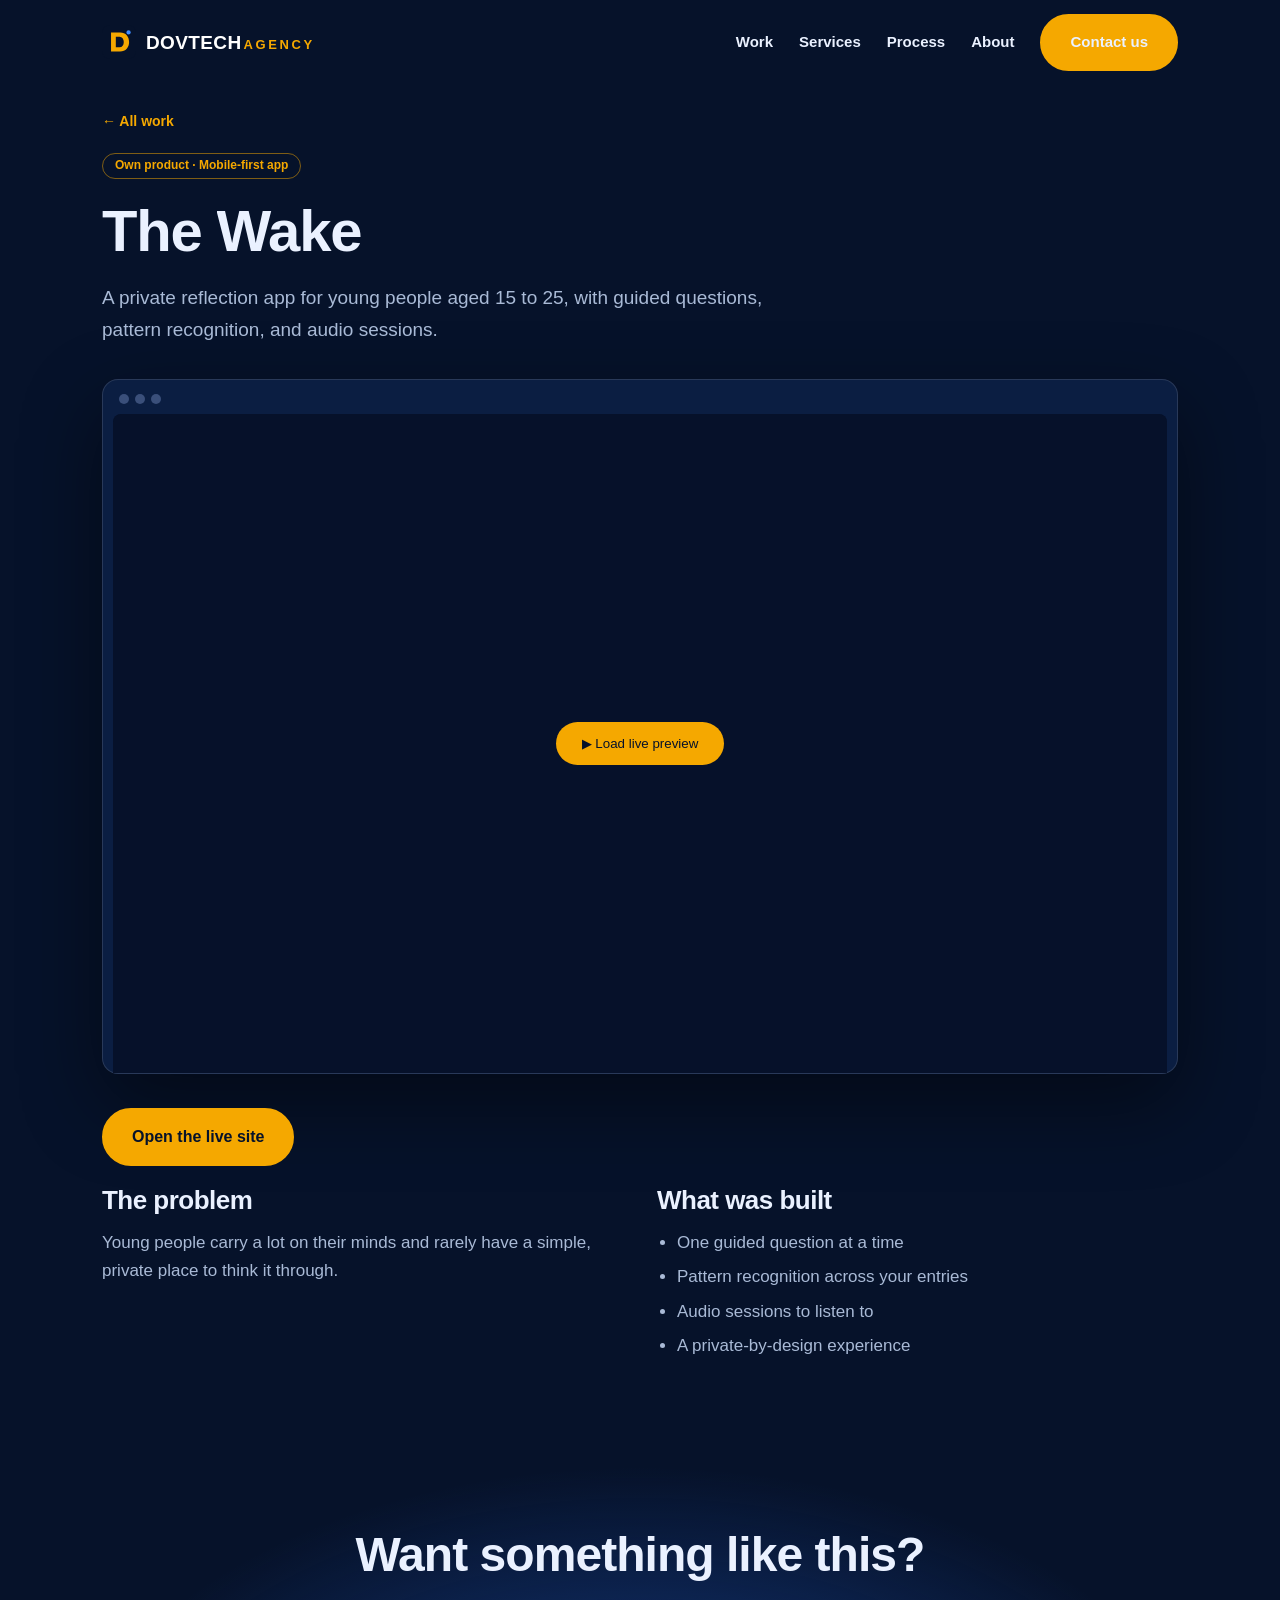
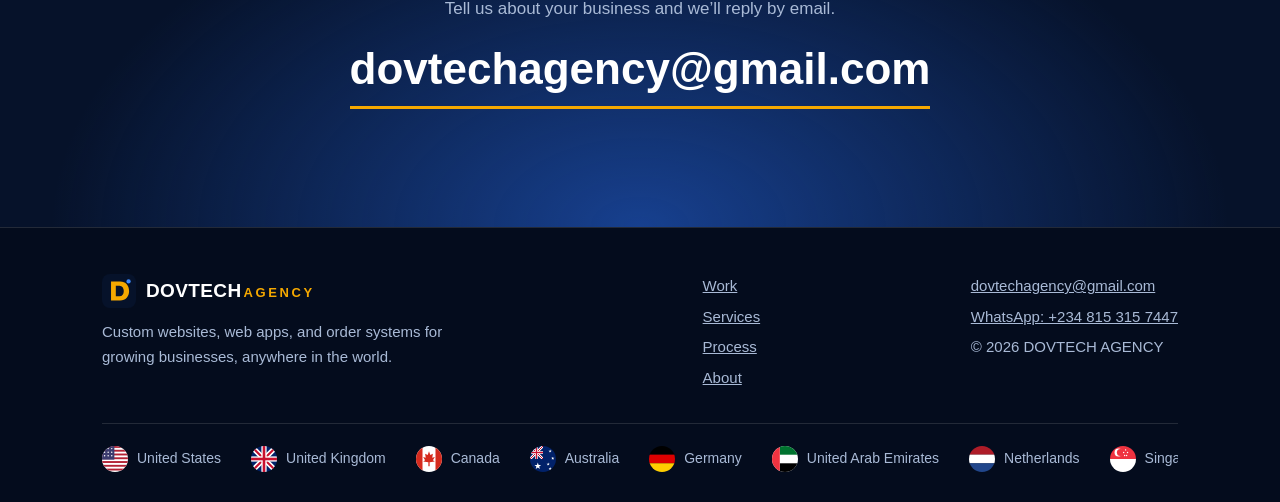
<file: work/the-wake.html>
<!DOCTYPE html>
<html lang="en">
<head>
<meta charset="utf-8">
<meta name="viewport" content="width=device-width, initial-scale=1">
<title>The Wake Case Study | DOVTECH AGENCY</title>
<meta name="description" content="A private reflection app for young people aged 15 to 25, with guided questions, pattern recognition, and audio sessions. A DOVTECH AGENCY project.">
<meta name="theme-color" content="#06122A">
<meta name="robots" content="index, follow, max-image-preview:large">
<link rel="canonical" href="https://dovtech.vercel.app/work/the-wake.html">
<link rel="icon" href="../favicon.svg" type="image/svg+xml">
<link rel="icon" href="../favicon.ico" sizes="any">
<link rel="apple-touch-icon" href="../apple-touch-icon.png">
<link rel="manifest" href="../site.webmanifest">
<meta property="og:type" content="website">
<meta property="og:site_name" content="DOVTECH AGENCY">
<meta property="og:title" content="The Wake Case Study | DOVTECH AGENCY">
<meta property="og:description" content="A private reflection app for young people aged 15 to 25, with guided questions, pattern recognition, and audio sessions. A DOVTECH AGENCY project.">
<meta property="og:url" content="https://dovtech.vercel.app/work/the-wake.html">
<meta property="og:image" content="https://dovtech.vercel.app/og-image.png">
<meta name="twitter:card" content="summary_large_image">
<meta name="twitter:title" content="The Wake Case Study | DOVTECH AGENCY">
<meta name="twitter:description" content="A private reflection app for young people aged 15 to 25, with guided questions, pattern recognition, and audio sessions. A DOVTECH AGENCY project.">
<meta name="twitter:image" content="https://dovtech.vercel.app/og-image.png">
<link rel="stylesheet" href="../css/style.css">
<script type="application/ld+json">{"@context":"https://schema.org","@type":"CreativeWork","name":"The Wake","description":"A private reflection app for young people aged 15 to 25, with guided questions, pattern recognition, and audio sessions.","url":"https://thewake.lovable.app","creator":{"@type":"Organization","name":"DOVTECH AGENCY","url":"https://dovtech.vercel.app/"}}</script>
</head>
<body>
<div id="bar"></div><div id="glow"></div>
<header><div class="wrap"><nav aria-label="Main">
<a class="logo" href="../index.html" aria-label="DOVTECH AGENCY home"><img src="../favicon.svg" alt="" width="34" height="34"><span>DOVTECH<small>AGENCY</small></span></a>
<button class="burger" aria-label="Menu" aria-expanded="false"><i></i><i></i><i></i></button>
<div class="links"><a href="../index.html#work">Work</a><a href="../index.html#services">Services</a><a href="../index.html#process">Process</a><a href="../index.html#about">About</a><a class="btn" href="../index.html#contact">Contact us</a></div>
</nav></div></header>

<main class="case"><div class="wrap">
<p class="crumb"><a href="../index.html#work">← All work</a></p>
<span class="tag" style="margin-top:20px">Own product · Mobile-first app</span>
<h1 data-split>The Wake</h1>
<p class="mut" style="max-width:36em;font-size:19px">A private reflection app for young people aged 15 to 25, with guided questions, pattern recognition, and audio sessions.</p>
<div class="laptop"><div class="bar"><i></i><i></i><i></i></div>
<div class="screen"><button class="play" data-src="https://thewake.lovable.app" data-title="The Wake live preview"><span>▶ Load live preview</span></button></div></div>
<p><a class="btn" href="https://thewake.lovable.app" target="_blank" rel="noopener">Open the live site</a></p>
<div class="cols">
<div class="rv"><h2>The problem</h2><p>Young people carry a lot on their minds and rarely have a simple, private place to think it through.</p></div>
<div class="rv"><h2>What was built</h2><ul><li>One guided question at a time</li><li>Pattern recognition across your entries</li><li>Audio sessions to listen to</li><li>A private-by-design experience</li></ul></div>
</div>
</div>
<section class="contact" style="margin-top:70px"><div class="wrap"><h2>Want something like this?</h2><p class="mut">Tell us about your business and we’ll reply by email.</p><a class="mail" href="mailto:dovtechagency@gmail.com">dovtechagency@gmail.com</a></div></section>
</main>
<footer><div class="wrap">
<div class="fgrid">
<div><a class="logo" href="../index.html"><img src="../favicon.svg" alt="" width="34" height="34"><span>DOVTECH<small>AGENCY</small></span></a><p style="margin-top:12px;max-width:26em">Custom websites, web apps, and order systems for growing businesses, anywhere in the world.</p></div>
<div class="links2"><a href="../index.html#work">Work</a><a href="../index.html#services">Services</a><a href="../index.html#process">Process</a><a href="../index.html#about">About</a></div>
<div class="links2"><a href="mailto:dovtechagency@gmail.com">dovtechagency@gmail.com</a><a href="https://wa.me/2348153157447" target="_blank" rel="noopener">WhatsApp: +234 815 315 7447</a><p>© 2026 DOVTECH AGENCY</p></div>
</div>
<div class="fflags" aria-label="Open to projects worldwide"><div class="ftrack"><span><img src="../images/flags/us.svg" alt="" width="26" height="26" loading="lazy">United States</span><span><img src="../images/flags/gb.svg" alt="" width="26" height="26" loading="lazy">United Kingdom</span><span><img src="../images/flags/ca.svg" alt="" width="26" height="26" loading="lazy">Canada</span><span><img src="../images/flags/au.svg" alt="" width="26" height="26" loading="lazy">Australia</span><span><img src="../images/flags/de.svg" alt="" width="26" height="26" loading="lazy">Germany</span><span><img src="../images/flags/ae.svg" alt="" width="26" height="26" loading="lazy">United Arab Emirates</span><span><img src="../images/flags/nl.svg" alt="" width="26" height="26" loading="lazy">Netherlands</span><span><img src="../images/flags/sg.svg" alt="" width="26" height="26" loading="lazy">Singapore</span><span><img src="../images/flags/us.svg" alt="" width="26" height="26" loading="lazy">United States</span><span><img src="../images/flags/gb.svg" alt="" width="26" height="26" loading="lazy">United Kingdom</span><span><img src="../images/flags/ca.svg" alt="" width="26" height="26" loading="lazy">Canada</span><span><img src="../images/flags/au.svg" alt="" width="26" height="26" loading="lazy">Australia</span><span><img src="../images/flags/de.svg" alt="" width="26" height="26" loading="lazy">Germany</span><span><img src="../images/flags/ae.svg" alt="" width="26" height="26" loading="lazy">United Arab Emirates</span><span><img src="../images/flags/nl.svg" alt="" width="26" height="26" loading="lazy">Netherlands</span><span><img src="../images/flags/sg.svg" alt="" width="26" height="26" loading="lazy">Singapore</span></div></div>
</div></footer>
<script src="../js/main.js"></script>
</body></html>
</file>
<file: css/style.css>
:root{--bg:#06122A;--bg2:#0A1B3A;--card:#0E2147;--line:rgba(255,255,255,.12);--gold:#F5A800;--blue:#3D8BFF;--txt:#EAF1FF;--mut:#A9BAD6}
*{box-sizing:border-box;margin:0;padding:0}
html{scroll-behavior:smooth}
body{background:var(--bg);color:var(--txt);font:17px/1.65 -apple-system,"Segoe UI",Helvetica,Arial,sans-serif;overflow-x:hidden}
img{max-width:100%;display:block}
a{color:var(--gold)}
.wrap{max-width:1120px;margin:0 auto;padding:0 22px;position:relative;z-index:2}
h1,h2,h3{line-height:1.12;letter-spacing:-.02em}
h2{font-size:clamp(30px,4.6vw,48px);margin-bottom:14px}
h3{font-size:21px}
.mut{color:var(--mut)}
em{font-style:normal;background:linear-gradient(90deg,var(--gold),#FFD36B);-webkit-background-clip:text;background-clip:text;color:transparent}
section{padding:92px 0;position:relative;overflow:hidden}
.kick{display:inline-block;font-size:13px;font-weight:700;letter-spacing:.14em;text-transform:uppercase;color:var(--gold);margin-bottom:14px}
#bar{position:fixed;top:0;left:0;height:3px;width:0;background:linear-gradient(90deg,var(--gold),var(--blue));z-index:100}
#glow{position:fixed;width:420px;height:420px;border-radius:50%;pointer-events:none;z-index:1;background:radial-gradient(circle,rgba(61,139,255,.16),transparent 65%);transform:translate(-50%,-50%);left:-999px;top:-999px}

header{position:fixed;top:0;left:0;right:0;z-index:50;transition:background .3s,backdrop-filter .3s}
header.s{background:rgba(6,18,42,.82);backdrop-filter:blur(12px);border-bottom:1px solid var(--line)}
nav{display:flex;align-items:center;justify-content:space-between;padding:14px 0}
.logo{display:flex;align-items:center;gap:10px;font-weight:800;font-size:19px;color:#fff;text-decoration:none;letter-spacing:.02em}
.logo img{width:34px;height:34px}
.logo small{color:var(--gold);font-weight:700;font-size:13px;letter-spacing:.2em;margin-left:2px}
.links{display:flex;gap:26px;align-items:center}
.links a{color:var(--txt);text-decoration:none;font-size:15px;font-weight:600;position:relative}
.links a:not(.btn)::after{content:"";position:absolute;left:0;bottom:-5px;height:2px;width:0;background:var(--gold);transition:width .3s}
.links a:hover::after{width:100%}
.burger{display:none;background:none;border:1px solid var(--line);border-radius:8px;padding:9px 11px;cursor:pointer}
.burger i{display:block;width:20px;height:2px;background:#fff;margin:4px 0}
.btn{display:inline-block;background:var(--gold);color:#06122A;font-weight:800;text-decoration:none;padding:14px 28px;border-radius:999px;font-size:16px;border:2px solid var(--gold);cursor:pointer;transition:box-shadow .3s,background .3s,color .3s;position:relative}
.btn:hover{box-shadow:0 0 0 6px rgba(245,168,0,.2),0 10px 30px rgba(245,168,0,.3)}
.btn.ghost{background:transparent;color:#fff;border-color:rgba(255,255,255,.35)}
.btn.ghost:hover{background:#fff;color:#06122A;box-shadow:none}
a:focus-visible,.btn:focus-visible,button:focus-visible,input:focus-visible,textarea:focus-visible{outline:3px solid var(--gold);outline-offset:3px}

/* HERO */
.hero{min-height:100vh;display:flex;align-items:center;padding:120px 0 70px;background:radial-gradient(ellipse at 20% 0,#12306A 0,transparent 55%),var(--bg)}
.hero::before{content:"";position:absolute;inset:0;background-image:linear-gradient(var(--line) 1px,transparent 1px),linear-gradient(90deg,var(--line) 1px,transparent 1px);background-size:56px 56px;opacity:.35;mask-image:radial-gradient(ellipse at 50% 30%,#000,transparent 75%);-webkit-mask-image:radial-gradient(ellipse at 50% 30%,#000,transparent 75%)}
.blob{position:absolute;border-radius:50%;filter:blur(70px);opacity:.55;animation:drift 14s ease-in-out infinite;pointer-events:none}
.b1{width:420px;height:420px;background:#1F5FD6;top:-120px;right:-80px}
.b2{width:320px;height:320px;background:#F5A800;opacity:.22;bottom:-100px;left:-60px;animation-delay:-5s}
.b3{width:260px;height:260px;background:#7B4DFF;opacity:.3;top:40%;left:38%;animation-delay:-9s}
@keyframes drift{50%{transform:translate(40px,-30px) scale(1.12)}}
.heroGrid{display:grid;grid-template-columns:1.1fr .9fr;gap:44px;align-items:center}
.typed{font-size:clamp(17px,2.2vw,21px);color:var(--mut);margin-bottom:18px;min-height:1.6em}
.typed b{color:var(--gold)}
.typed i{display:inline-block;width:2px;height:1.1em;background:var(--gold);vertical-align:-3px;margin-left:3px;animation:blink 1s steps(1) infinite}
@keyframes blink{50%{opacity:0}}
.hero h1{font-size:clamp(38px,6.2vw,68px);font-weight:800}
.hero .sub{font-size:clamp(17px,2vw,20px);color:var(--mut);max-width:34em;margin:22px 0 30px}
.cta-row{display:flex;gap:12px;flex-wrap:wrap}
.w{display:inline-block;overflow:hidden;vertical-align:bottom;padding-bottom:.08em}
.w>span{display:inline-block;transform:translateY(110%);transition:transform .8s cubic-bezier(.2,.8,.2,1);transition-delay:calc(var(--i)*55ms)}
.in .w>span,.w.in>span{transform:none}

/* dashboard mock */
.dash{background:rgba(14,33,71,.75);border:1px solid var(--line);border-radius:18px;padding:18px;backdrop-filter:blur(8px);box-shadow:0 30px 80px rgba(0,0,0,.45);animation:bob 7s ease-in-out infinite}
@keyframes bob{50%{transform:translateY(-12px)}}
.dash .top{display:flex;justify-content:space-between;align-items:center;font-size:13px;color:var(--mut);margin-bottom:14px}
.dots{display:flex;gap:6px}.dots i{width:10px;height:10px;border-radius:50%;background:#3A4F7A}.dots i:first-child{background:#FF6B6B}.dots i:nth-child(2){background:var(--gold)}.dots i:nth-child(3){background:#4ADE80}
.stats{display:grid;grid-template-columns:1fr 1fr;gap:10px;margin-bottom:14px}
.stat{background:rgba(255,255,255,.05);border-radius:12px;padding:12px}
.stat b{display:block;font-size:26px}
.stat span{font-size:12px;color:var(--mut)}
.rows{display:flex;flex-direction:column;gap:8px;min-height:208px;overflow:hidden}
.row{display:flex;justify-content:space-between;align-items:center;gap:10px;background:rgba(255,255,255,.05);border-radius:10px;padding:10px 12px;font-size:14px;animation:rin .6s cubic-bezier(.2,.8,.2,1)}
@keyframes rin{from{opacity:0;transform:translateY(-18px)}}
.chip{font-size:12px;font-weight:700;border-radius:999px;padding:3px 11px;transition:background .4s,color .4s;white-space:nowrap}
.c0{background:rgba(61,139,255,.2);color:#8DB9FF}.c1{background:rgba(245,168,0,.2);color:#FFC94D}.c2{background:rgba(170,120,255,.2);color:#C9A8FF}.c3{background:rgba(74,222,128,.2);color:#7BEFA6}

/* proof + ticker */
.proof{padding:34px 0;border-block:1px solid var(--line);background:var(--bg2)}
.pgrid{display:grid;grid-template-columns:repeat(auto-fit,minmax(170px,1fr));gap:22px;text-align:center}
.pgrid b{display:block;font-size:clamp(30px,4vw,44px);color:var(--gold);line-height:1.1}
.pgrid span{font-size:14px;color:var(--mut)}
.ticker{overflow:hidden;padding:20px 0;border-bottom:1px solid var(--line)}
.track{display:flex;gap:46px;width:max-content;animation:marq 32s linear infinite;font-weight:800;font-size:clamp(20px,3vw,30px);color:transparent;-webkit-text-stroke:1px rgba(255,255,255,.4);white-space:nowrap}
.track span::after{content:"✦";color:var(--gold);-webkit-text-stroke:0;margin-left:46px;font-size:.6em;vertical-align:middle}
@keyframes marq{to{transform:translateX(-50%)}}

/* cards */
.grid{display:grid;grid-template-columns:repeat(auto-fit,minmax(290px,1fr));gap:20px;margin-top:38px}
.card{display:block;background:var(--card);border:1px solid var(--line);border-radius:18px;padding:0;color:inherit;text-decoration:none;overflow:hidden;transform-style:preserve-3d;transition:border-color .3s,box-shadow .3s;will-change:transform}
.card:hover{border-color:rgba(245,168,0,.6);box-shadow:0 24px 60px rgba(0,0,0,.4)}
.cov{aspect-ratio:16/10;background:linear-gradient(135deg,#143A7C,#0A1B3A);position:relative;overflow:hidden}
.cov img{width:100%;height:100%;object-fit:cover;transition:transform .7s}
.card:hover .cov img{transform:scale(1.07)}
.cov.ph{display:flex;align-items:center;justify-content:center;font-size:54px;font-weight:800;color:var(--gold)}
.cbody{padding:20px 22px 24px}
.tag{display:inline-block;font-size:12px;font-weight:700;color:var(--gold);border:1px solid rgba(245,168,0,.5);border-radius:999px;padding:2px 12px;margin-bottom:10px}
.cbody p{color:var(--mut);font-size:16px;margin-top:6px}
.more{display:inline-block;margin-top:14px;font-weight:700;color:var(--gold)}
.more::after{content:" →";transition:margin .3s}
.card:hover .more::after{margin-left:8px}
.card.next{border-style:dashed;display:flex;flex-direction:column;justify-content:center;align-items:flex-start;padding:30px}

/* services icons */
.ico{width:46px;height:46px;position:relative;margin-bottom:18px}
.i1{border:3px solid var(--blue);animation:spin 8s linear infinite}
.i2{border-radius:50%;background:var(--gold);animation:breathe 2.4s ease-in-out infinite}
.i3{border-bottom:4px solid #2A4472;top:-10px}.i3::after{content:"";position:absolute;left:0;bottom:-4px;height:4px;width:30%;background:var(--blue);animation:grow 2.6s ease-in-out infinite}
.i4{display:grid;grid-template-columns:1fr 1fr;gap:5px}.i4 i{background:var(--blue);border-radius:3px;animation:blinkb 2.4s ease-in-out infinite}.i4 i:nth-child(2){animation-delay:.4s;background:var(--gold)}.i4 i:nth-child(3){animation-delay:.8s;background:var(--gold)}.i4 i:nth-child(4){animation-delay:1.2s}
.i5{width:28px;height:46px;border:3px solid #fff;border-radius:8px;margin-left:9px;animation:fl 3s ease-in-out infinite}.i5::after{content:"";position:absolute;left:50%;bottom:4px;width:8px;height:3px;background:var(--gold);transform:translateX(-50%)}
.i6{border-radius:50%;border:4px solid #2A4472;border-top-color:var(--gold);animation:spin 3s linear infinite}
@keyframes spin{to{transform:rotate(360deg)}}@keyframes breathe{50%{transform:scale(.72)}}@keyframes grow{0%,100%{width:8%}50%{width:100%}}@keyframes blinkb{50%{opacity:.25;transform:scale(.8)}}@keyframes fl{50%{transform:translateY(-7px)}}
.svc{padding:28px}
.svc p{color:var(--mut);font-size:16px;margin-top:8px}

/* world */
.world{background:var(--bg2)}
.wgrid{display:grid;grid-template-columns:1fr 1fr;gap:40px;align-items:center}
.orbit{width:min(380px,82vw);aspect-ratio:1;position:relative;margin:auto;border-radius:50%;border:1px dashed rgba(255,255,255,.25);animation:spin 46s linear infinite}
.orbit::before{content:"";position:absolute;inset:18%;border-radius:50%;border:1px solid rgba(245,168,0,.4)}
.f{position:absolute;inset:0;transform:rotate(var(--a))}
.f img{position:absolute;top:-23px;left:calc(50% - 23px);width:46px;height:46px;border-radius:50%;object-fit:cover;border:2px solid #fff;animation:unspin 46s linear infinite;box-shadow:0 6px 18px rgba(0,0,0,.4)}
@keyframes unspin{from{transform:rotate(calc(var(--a)*-1))}to{transform:rotate(calc(var(--a)*-1 - 360deg))}}
.core{position:absolute;inset:34%;display:flex;align-items:center;justify-content:center;animation:spin 46s linear infinite reverse}
.core img{width:84%;filter:drop-shadow(0 0 22px rgba(245,168,0,.55));animation:pulse 3s ease-in-out infinite}
@keyframes pulse{50%{transform:scale(1.1)}}
.flags{display:flex;gap:14px;margin-top:22px;flex-wrap:wrap}
.flags img{width:34px;height:34px;border-radius:50%;object-fit:cover;border:2px solid rgba(255,255,255,.7)}

/* process */
.steps{position:relative;display:grid;grid-template-columns:repeat(auto-fit,minmax(220px,1fr));gap:22px;margin-top:44px}
.steps::before{content:"";position:absolute;left:0;right:0;top:25px;height:2px;background:var(--line)}
.steps .rail{position:absolute;left:0;top:25px;height:2px;width:0;background:linear-gradient(90deg,var(--gold),var(--blue));transition:width 2.2s ease-out}
.steps.in .rail{width:100%}
.step{position:relative;padding-top:64px}
.step .n{position:absolute;top:0;left:0;width:52px;height:52px;border-radius:50%;background:var(--bg);border:2px solid var(--gold);color:var(--gold);font-weight:800;font-size:20px;display:flex;align-items:center;justify-content:center;transform:scale(.4);opacity:0;transition:transform .6s cubic-bezier(.3,1.6,.5,1),opacity .4s}
.steps.in .step .n{transform:none;opacity:1}
.step:nth-child(3) .n{transition-delay:.4s}.step:nth-child(4) .n{transition-delay:.8s}.step:nth-child(5) .n{transition-delay:1.2s}
.step p{color:var(--mut);font-size:16px;margin-top:6px}

/* about + contact */
.about{display:grid;grid-template-columns:1.2fr .8fr;gap:40px;align-items:start}
.facts{display:grid;gap:12px}
.fact{background:var(--card);border:1px solid var(--line);border-radius:14px;padding:16px 18px}
.fact b{color:var(--gold)}
.contact{text-align:center;background:radial-gradient(ellipse at 50% 100%,#17408F,transparent 65%),var(--bg)}
.mail{display:inline-block;font-size:clamp(22px,4.4vw,44px);font-weight:800;color:#fff;text-decoration:none;border-bottom:3px solid var(--gold);margin:10px 0 26px;word-break:break-all}
form{max-width:560px;margin:34px auto 0;text-align:left}
label{display:block;font-weight:700;font-size:14px;margin:14px 0 5px;color:var(--mut)}
input,textarea{width:100%;font:inherit;padding:13px 15px;border-radius:12px;border:1px solid var(--line);background:rgba(255,255,255,.06);color:#fff}
textarea{min-height:120px;resize:vertical}
.small{font-size:14px;color:var(--mut);margin-top:16px}

footer{border-top:1px solid var(--line);padding:46px 0 30px;background:#040C1D}
.fgrid{display:flex;flex-wrap:wrap;gap:28px 60px;justify-content:space-between}
footer p,footer a{font-size:15px;color:var(--mut)}
footer .links2{display:flex;flex-direction:column;gap:6px}
.fflags{overflow:hidden;margin-top:32px;border-top:1px solid var(--line);padding-top:22px}
.ftrack{display:flex;gap:30px;width:max-content;animation:marq 26s linear infinite;align-items:center;color:var(--mut);font-size:14px;white-space:nowrap}
.ftrack span{display:flex;align-items:center;gap:9px}
.ftrack img{width:26px;height:26px;border-radius:50%;object-fit:cover}

/* case page */
.crumb{padding-top:110px;font-size:14px}
.crumb a{text-decoration:none;font-weight:700}
.case h1{font-size:clamp(34px,5.6vw,58px);margin:10px 0 14px}
.laptop{margin:34px 0;background:#0B1E42;border:1px solid var(--line);border-radius:16px;padding:10px 10px 0;box-shadow:0 30px 80px rgba(0,0,0,.45)}
.laptop .bar{display:flex;gap:6px;padding:4px 6px 10px}
.laptop .bar i{width:10px;height:10px;border-radius:50%;background:#3A4F7A}
.screen{aspect-ratio:16/10;border-radius:8px 8px 0 0;overflow:hidden;position:relative;background:#06122A}
.screen img,.screen iframe{position:absolute;inset:0;width:100%;height:100%;border:0;object-fit:cover}
.play{position:absolute;inset:0;display:flex;align-items:center;justify-content:center;background:rgba(6,18,42,.55);border:0;cursor:pointer;color:#fff;font:700 18px inherit;gap:10px;z-index:3}
.play span{background:var(--gold);color:#06122A;padding:14px 26px;border-radius:999px}
.cols{display:grid;grid-template-columns:1fr 1fr;gap:34px;margin-top:20px}
.cols h2{font-size:26px}
.cols ul{margin-left:20px;color:var(--mut)}.cols li{margin-bottom:6px}
.cols p{color:var(--mut)}

.rv{opacity:0;transform:translateY(30px);transition:opacity .8s,transform .8s}
.rv.in{opacity:1;transform:none}

@media (max-width:860px){
  body{font-size:16.5px}
  .heroGrid,.wgrid,.about,.cols{grid-template-columns:1fr}
  .burger{display:block}
  .links{display:none;position:absolute;left:0;right:0;top:100%;background:rgba(6,18,42,.97);flex-direction:column;align-items:flex-start;padding:16px 22px 24px;gap:16px;border-bottom:1px solid var(--line)}
  .links.open{display:flex}
  section{padding:68px 0}
  .hero{padding-top:104px}
  #glow{display:none}
  .b3{display:none}
}
@media (prefers-reduced-motion:reduce){
  *,*::before,*::after{animation:none!important;transition:none!important}
  .rv,.w>span,.step .n{opacity:1;transform:none}
  .steps .rail{width:100%}
}
</file>
